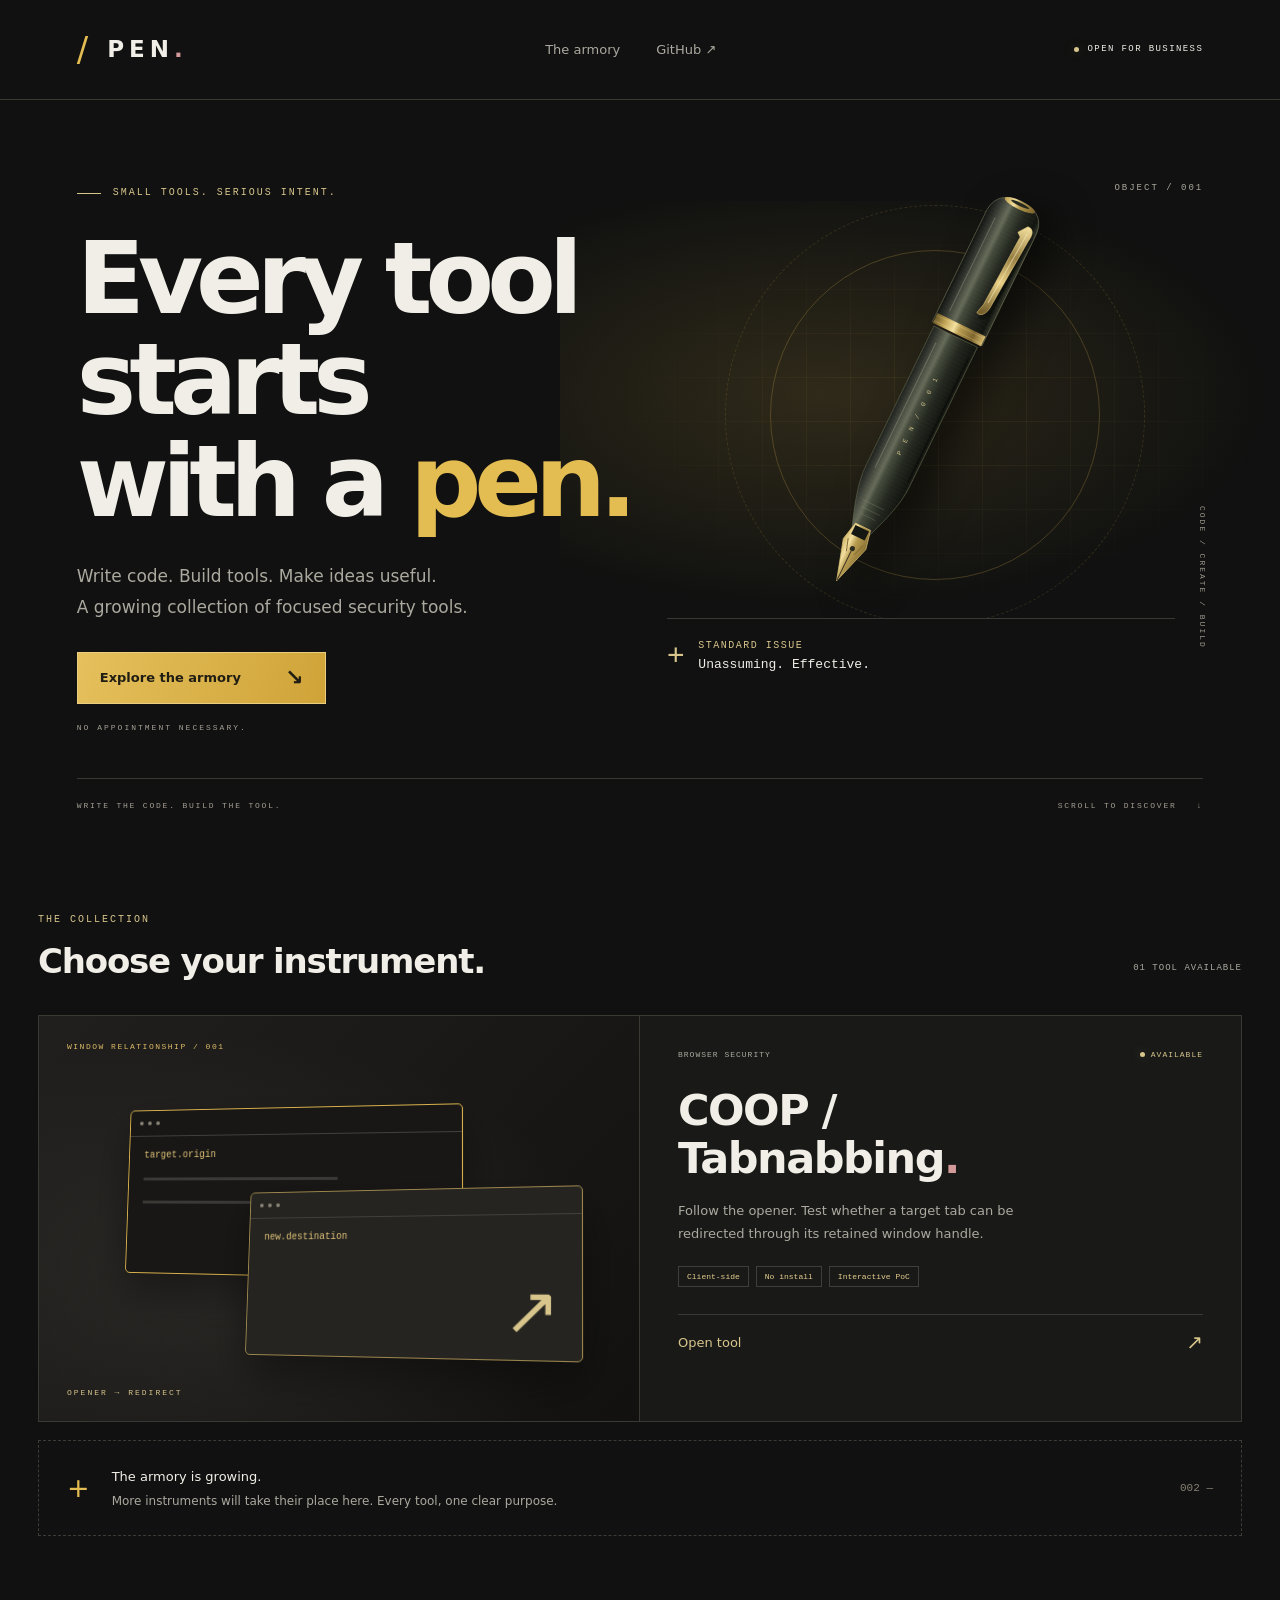
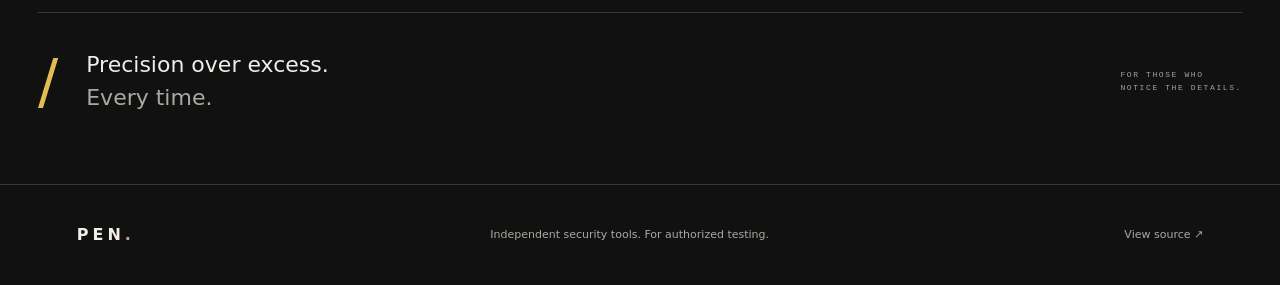
<file: index.html>
<!doctype html>
<html lang="en">
<head>
  <meta charset="utf-8">
  <meta name="viewport" content="width=device-width,initial-scale=1">
  <meta name="description" content="Pen — a growing collection of focused security tools. Open the armory and explore COOP / Tabnabbing.">
  <meta name="theme-color" content="#0f0f0e">
  <title>Pen — The digital armory</title>
  <link rel="stylesheet" href="home.css?v=caption-clear-1">
</head>
<body>
<a class="skip" href="#tools">Skip to tools</a>
<header class="masthead">
  <a class="wordmark" href="./" aria-label="Pen home"><span class="brand-icon" aria-hidden="true">/</span> PEN<span class="wordmark-dot">.</span></a>
  <nav aria-label="Main navigation"><a href="#tools">The armory</a><a href="https://github.com/sp3ttr0/pencil" target="_blank" rel="noopener noreferrer">GitHub <span aria-hidden="true">↗</span></a></nav>
  <span class="header-note"><span></span> OPEN FOR BUSINESS</span>
</header>
<main>
<section class="hero" aria-labelledby="hero-title">
  <div class="hero-copy"><p class="eyebrow"><span></span> SMALL TOOLS. SERIOUS INTENT.</p><h1 id="hero-title">Every tool starts<br>with a <em>pen.</em></h1><p class="hero-description">Write code. Build tools. Make ideas useful.<br>A growing collection of focused security tools.</p><a class="primary-link" href="#tools">Explore the armory <span aria-hidden="true">↘</span></a><p class="hero-caption">NO APPOINTMENT NECESSARY.</p></div>
  <div class="artifact" aria-hidden="true"><div class="artifact-grid"></div><div class="orbit orbit-one"></div><div class="orbit orbit-two"></div><span class="artifact-index">OBJECT / 001</span>
  <svg class="pencil-art" viewBox="0 0 420 640" fill="none"><defs>
<linearGradient id="barrel" x1="177" y1="0" x2="243" y2="0" gradientUnits="userSpaceOnUse"><stop stop-color="#10120f"/><stop offset=".16" stop-color="#343831"/><stop offset=".35" stop-color="#666b59"/><stop offset=".43" stop-color="#454b3c"/><stop offset=".65" stop-color="#23271f"/><stop offset=".9" stop-color="#12150f"/><stop offset="1" stop-color="#34382b"/></linearGradient>
<linearGradient id="gold" x1="177" y1="0" x2="243" y2="0" gradientUnits="userSpaceOnUse"><stop stop-color="#655122"/><stop offset=".22" stop-color="#c3a657"/><stop offset=".4" stop-color="#f3df9e"/><stop offset=".51" stop-color="#b89c50"/><stop offset=".78" stop-color="#7e652d"/><stop offset="1" stop-color="#d9bd70"/></linearGradient>
<linearGradient id="clip" x1="220" y1="110" x2="238" y2="220" gradientUnits="userSpaceOnUse"><stop stop-color="#f0dc9b"/><stop offset=".35" stop-color="#998044"/><stop offset=".65" stop-color="#e8cf85"/><stop offset="1" stop-color="#76602c"/></linearGradient>
<linearGradient id="tip" x1="202" y1="0" x2="218" y2="0" gradientUnits="userSpaceOnUse"><stop stop-color="#53594f"/><stop offset=".45" stop-color="#e2e3d5"/><stop offset="1" stop-color="#6d7264"/></linearGradient>
<pattern id="brushed" width="4" height="5" patternUnits="userSpaceOnUse"><path d="M0 1H4" stroke="#e2deb5" stroke-opacity=".055" stroke-width=".5"/></pattern>
</defs><g transform="rotate(26 210 320)">
<path d="M181 263H239V449C239 472 230 499 220 526H200C190 499 181 472 181 449Z" fill="url(#barrel)" stroke="#797e60" stroke-opacity=".5"/>
<path d="M181 263H239V449C239 472 230 499 220 526H200C190 499 181 472 181 449Z" fill="url(#brushed)"/>
<path d="M200 516H220L225 539L210 588L195 539Z" fill="url(#gold)" stroke="#d6bc73" stroke-width=".8"/><path d="M210 548V587" stroke="#393322" stroke-width="1.2"/><circle cx="210" cy="545" r="3" fill="#292b21"/><path d="M200 536L205 551M220 536L215 551" stroke="#7c632e" stroke-width="1"/><path d="M201 518H219V530H201Z" fill="#151812"/>
<path d="M177 113C177 94 188 83 210 83C232 83 243 94 243 113V259H177Z" fill="url(#barrel)" stroke="#8a8c6a" stroke-opacity=".55"/>
<path d="M177 113C177 94 188 83 210 83C232 83 243 94 243 113V259H177Z" fill="url(#brushed)"/>
<ellipse cx="210" cy="88" rx="20" ry="5" fill="url(#gold)"/><ellipse cx="210" cy="87" rx="12" ry="2" fill="#272a20"/>
<path d="M178 247H242V260H178Z" fill="url(#gold)"/><path d="M178 250H242M178 257H242" stroke="#fff0b9" stroke-opacity=".35" stroke-width=".6"/>
<path d="M232 109C239 108 242 114 240 124L234 213C234 224 228 231 222 228L225 216L229 124L224 120Z" fill="#000" fill-opacity=".35" transform="translate(2 3)"/>
<path d="M230 107C237 106 240 112 238 122L232 211C232 222 226 229 220 226L223 214L227 122L222 118Z" fill="url(#clip)" stroke="#e0c67d" stroke-width=".6"/>
<path d="M233 115L227 210" stroke="#fff1bf" stroke-opacity=".55" stroke-width="1.2"/>
<path d="M190 114V239M192 280V446" stroke="#d9ddbc" stroke-opacity=".24" stroke-width="1.3"/>
<path d="M235 279V444" stroke="#000" stroke-opacity=".35" stroke-width="2"/>
<text x="213" y="420" transform="rotate(-90 213 420)" fill="#c8bc88" font-family="monospace" font-size="8" letter-spacing="3.3">P E N / 0 0 1</text>
<path d="M196 487H224M198 495H222M200 503H220" stroke="#92977b" stroke-opacity=".3" stroke-width="1"/>
</g></svg>
  <div class="artifact-label"><span class="crosshair">+</span><div>STANDARD ISSUE<br><strong>Unassuming. Effective.</strong></div></div><span class="artifact-coordinates">CODE / CREATE / BUILD</span></div>
  <div class="hero-bottom"><span>WRITE THE CODE. BUILD THE TOOL.</span><span>SCROLL TO DISCOVER <span aria-hidden="true">↓</span></span></div>
</section>
<section class="armory" id="tools" aria-labelledby="tools-title"><div class="section-heading"><div><p class="eyebrow">THE COLLECTION</p><h2 id="tools-title">Choose your instrument.</h2></div><span class="count">01 TOOL AVAILABLE</span></div>
<a class="tool-card" href="./COOP/" aria-labelledby="coop-title"><div class="tool-visual" aria-hidden="true"><span class="visual-label">WINDOW RELATIONSHIP / 001</span><div class="window back"><div class="window-bar"><i></i><i></i><i></i></div><span>target.origin</span><div class="window-lines"></div></div><div class="window front"><div class="window-bar"><i></i><i></i><i></i></div><span>new.destination</span><div class="redirect-symbol">↗</div></div><span class="connection-label">OPENER → REDIRECT</span></div><div class="tool-content"><div class="tool-meta"><span>BROWSER SECURITY</span><span class="live"><i></i> AVAILABLE</span></div><h3 id="coop-title">COOP /<br>Tabnabbing<span class="title-period">.</span></h3><p>Follow the opener. Test whether a target tab can be redirected through its retained window handle.</p><div class="tool-tags"><span>Client-side</span><span>No install</span><span>Interactive PoC</span></div><div class="tool-cta">Open tool <span aria-hidden="true">↗</span></div></div></a>
<div class="next-note"><span class="plus" aria-hidden="true">+</span><div><strong>The armory is growing.</strong><p>More instruments will take their place here. Every tool, one clear purpose.</p></div><span class="next-index" aria-hidden="true">002 —</span></div></section>
<section class="closing" aria-label="Our approach"><span class="closing-mark" aria-hidden="true">/</span><p>Precision over excess.<br><span>Every time.</span></p><span class="closing-note">FOR THOSE WHO<br>NOTICE THE DETAILS.</span></section>
</main><footer><a class="wordmark" href="./">PEN<span class="wordmark-dot">.</span></a><p>Independent security tools. For authorized testing.</p><a href="https://github.com/sp3ttr0/pencil" target="_blank" rel="noopener noreferrer">View source ↗</a></footer>
</body></html>
</file>
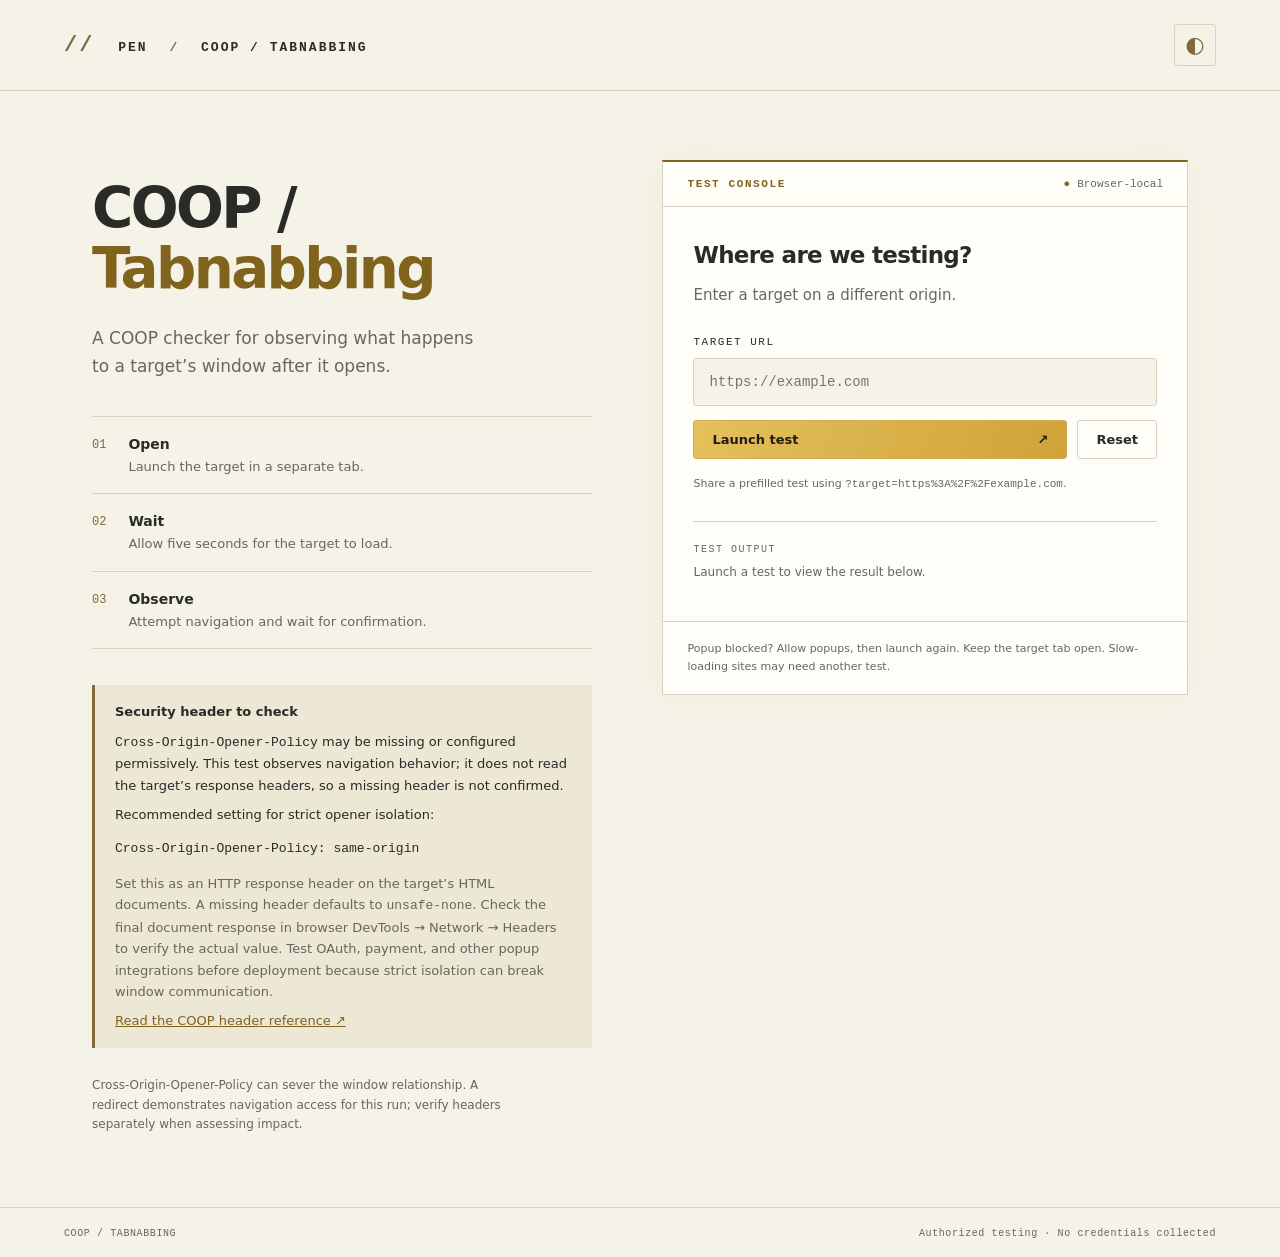
<file: COOP/index.html>
<!doctype html>
<html lang="en" data-theme="dark">
<head><meta charset="utf-8"><meta name="viewport" content="width=device-width,initial-scale=1"><title>COOP / Tabnabbing</title><link rel="stylesheet" href="style.css?v=classic-pencil-1"><script src="checker.js?v=header-guidance-1" defer></script></head>
<body>
<header><span class="brand"><a class="brand-home" href="../" aria-label="Pen home" title="Back to Pen home"><span class="brand-mark" aria-hidden="true">//</span> PEN</a> <span class="brand-divider">/</span> COOP / TABNABBING</span><button id="theme" aria-label="Toggle color theme">◐</button></header>
<main class="workspace">
<section class="overview" aria-labelledby="page-title"><h1 id="page-title">COOP /<br><span>Tabnabbing</span></h1><p class="lead">A COOP checker for observing what happens to a target’s window after it opens.</p>
<div class="sequence" aria-label="Test sequence"><div><span>01</span><p><strong>Open</strong>Launch the target in a separate tab.</p></div><div><span>02</span><p><strong>Wait</strong>Allow five seconds for the target to load.</p></div><div><span>03</span><p><strong>Observe</strong>Attempt navigation and wait for confirmation.</p></div></div>
<section class="evidence" aria-label="Security header guidance"><strong>Security header to check</strong><p><code>Cross-Origin-Opener-Policy</code> may be missing or configured permissively. This test observes navigation behavior; it does not read the target’s response headers, so a missing header is not confirmed.</p><p>Recommended setting for strict opener isolation:</p><pre style="white-space:pre-wrap;overflow-wrap:anywhere"><code>Cross-Origin-Opener-Policy: same-origin</code></pre><p class="muted">Set this as an HTTP response header on the target’s HTML documents. A missing header defaults to <code>unsafe-none</code>. Check the final document response in browser DevTools → Network → Headers to verify the actual value. Test OAuth, payment, and other popup integrations before deployment because strict isolation can break window communication.</p><a href="https://developer.mozilla.org/en-US/docs/Web/HTTP/Reference/Headers/Cross-Origin-Opener-Policy" target="_blank" rel="noopener noreferrer">Read the COOP header reference ↗</a></section><p class="scope">Cross-Origin-Opener-Policy can sever the window relationship. A redirect demonstrates navigation access for this run; verify headers separately when assessing impact.</p></section>
<section class="console" aria-labelledby="console-title"><div class="console-heading"><span class="badge">TEST CONSOLE</span><span class="local-indicator">Browser-local</span></div><div class="card"><h2 id="console-title">Where are we testing?</h2><p class="muted">Enter a target on a different origin.</p><form id="test"><label for="target">TARGET URL</label><input id="target" type="url" placeholder="https://example.com" required autocomplete="url"><div class="actions"><button id="launch" class="primary" type="submit">Launch test <span aria-hidden="true">↗</span></button><button id="reset" type="button">Reset</button></div><p class="hint">Share a prefilled test using <code>?target=https%3A%2F%2Fexample.com</code>.</p></form><div class="result-heading">TEST OUTPUT</div><p class="idle">Launch a test to view the result below.</p><div id="status" role="status" aria-live="polite" hidden><strong id="status-title"></strong><p id="status-detail"></p></div></div><p class="note">Popup blocked? Allow popups, then launch again. Keep the target tab open. Slow-loading sites may need another test.</p></section>
</main><footer><span>COOP / TABNABBING</span><span>Authorized testing · No credentials collected</span></footer>
</body></html>
</file>
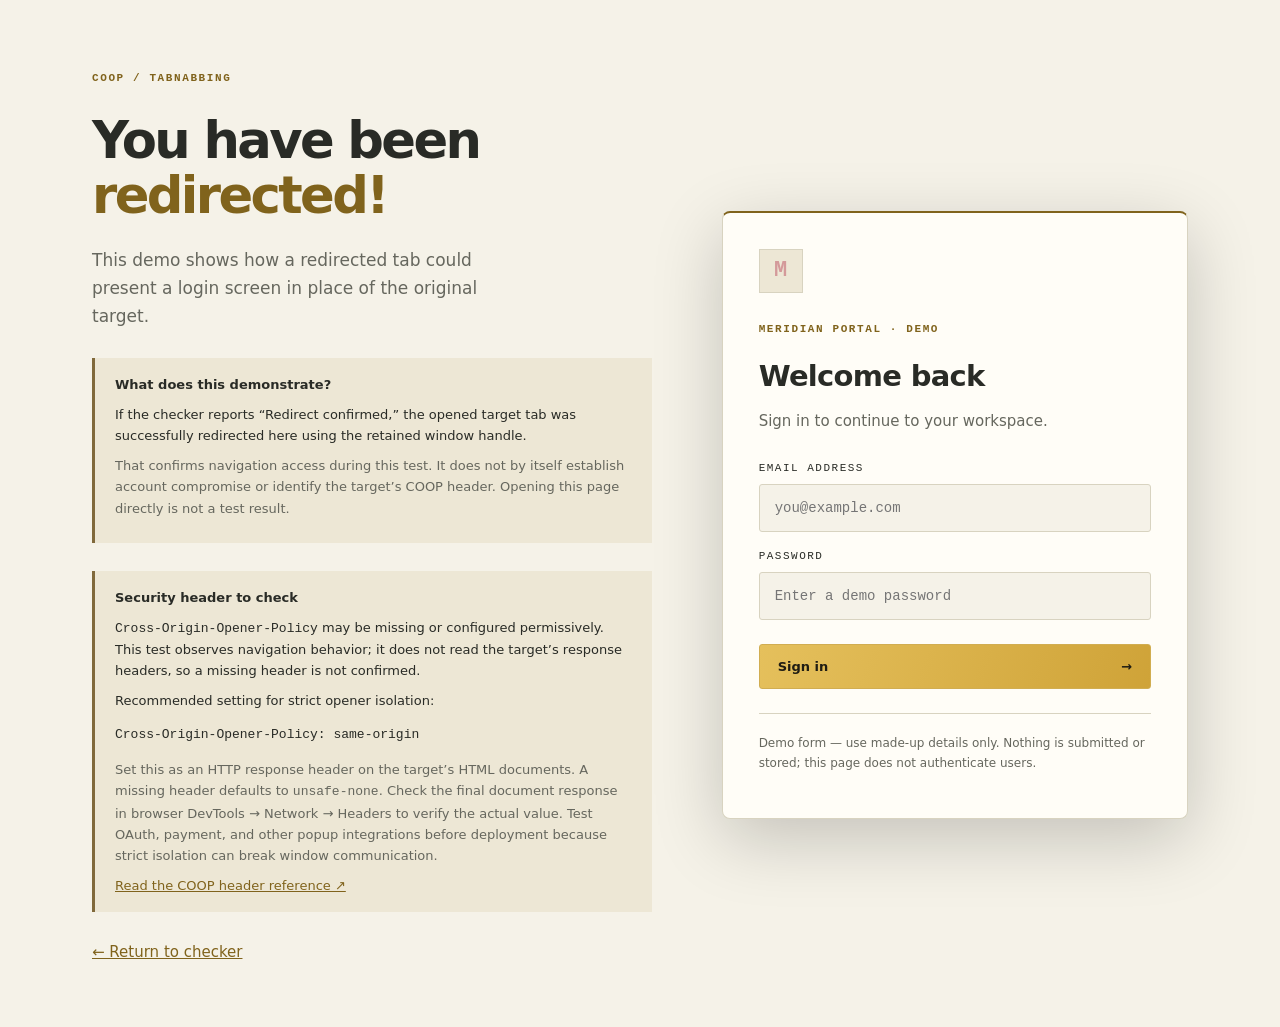
<file: COOP/login.html>
<!doctype html>
<html lang="en" data-theme="dark">
<head><meta charset="utf-8"><meta name="viewport" content="width=device-width,initial-scale=1"><title>COOP / Tabnabbing · Demo login</title><link rel="stylesheet" href="style.css?v=classic-pencil-1"><script src="landing.js" defer></script></head>
<body>
<main class="landing-layout"><section class="redirect-note"><span class="badge">COOP / TABNABBING</span><h1 class="redirect-announcement">You have been<br><span>redirected!</span></h1><p class="lead">This demo shows how a redirected tab could present a login screen in place of the original target.</p><aside class="evidence"><strong>What does this demonstrate?</strong><p>If the checker reports “Redirect confirmed,” the opened target tab was successfully redirected here using the retained window handle.</p><p class="muted">That confirms navigation access during this test. It does not by itself establish account compromise or identify the target’s COOP header. Opening this page directly is not a test result.</p></aside><section class="evidence" aria-label="Security header guidance"><strong>Security header to check</strong><p><code>Cross-Origin-Opener-Policy</code> may be missing or configured permissively. This test observes navigation behavior; it does not read the target’s response headers, so a missing header is not confirmed.</p><p>Recommended setting for strict opener isolation:</p><pre style="white-space:pre-wrap;overflow-wrap:anywhere"><code>Cross-Origin-Opener-Policy: same-origin</code></pre><p class="muted">Set this as an HTTP response header on the target’s HTML documents. A missing header defaults to <code>unsafe-none</code>. Check the final document response in browser DevTools → Network → Headers to verify the actual value. Test OAuth, payment, and other popup integrations before deployment because strict isolation can break window communication.</p><a href="https://developer.mozilla.org/en-US/docs/Web/HTTP/Reference/Headers/Cross-Origin-Opener-Policy" target="_blank" rel="noopener noreferrer">Read the COOP header reference ↗</a></section><a href="./">← Return to checker</a></section>
<section class="demo-login" aria-labelledby="login-title"><div class="login-emblem" aria-hidden="true">M</div><span class="badge">MERIDIAN PORTAL · DEMO</span><h2 id="login-title">Welcome back</h2><p class="muted">Sign in to continue to your workspace.</p>
<form id="demo-login" action="./login.html" method="get" onsubmit="return false" autocomplete="off"><label for="demo-email">EMAIL ADDRESS</label><input id="demo-email" type="email" placeholder="you@example.com" autocomplete="off"><label for="demo-password">PASSWORD</label><input id="demo-password" type="password" placeholder="Enter a demo password" autocomplete="new-password"><button class="primary" type="submit">Sign in <span aria-hidden="true">→</span></button><p id="demo-feedback" role="status" aria-live="polite" hidden></p></form>
<p class="demo-disclosure">Demo form — use made-up details only. Nothing is submitted or stored; this page does not authenticate users.</p></section></main></body></html>
</file>
<file: home.css>
:root{color-scheme:dark;--bg:#0f0f0e;--surface:#191816;--line:#373430;--text:#f0ede3;--muted:#b4afa6;--blue:#debc66;--cyan:#e3c882}*{box-sizing:border-box}html{scroll-behavior:smooth;scroll-padding-top:30px}body{margin:0;background:var(--bg);color:var(--text);font:15px/1.65 system-ui,-apple-system,BlinkMacSystemFont,"Segoe UI",sans-serif}a{color:inherit;text-decoration:none}button,a{-webkit-tap-highlight-color:transparent}a:focus-visible{outline:2px solid var(--cyan);outline-offset:6px}.skip{position:absolute;top:-80px;left:20px;background:var(--blue);padding:12px 20px;z-index:9}.skip:focus{top:10px}.masthead{height:100px;max-width:1440px;margin:auto;padding:0 6%;display:flex;align-items:center;justify-content:space-between;gap:30px;border-bottom:1px solid var(--line)}.wordmark{font-size:23px;font-weight:850;letter-spacing:5px;display:inline-flex;align-items:center}.wordmark-dot{color:var(--blue)}.brand-icon{font-size:34px;color:var(--cyan);margin-right:14px;font-weight:300}nav{display:flex;gap:36px;font-size:13px}nav a,footer>a:last-child{color:var(--muted)}nav a:hover,footer>a:last-child:hover{color:var(--cyan)}.header-note,.eyebrow,.hero-caption,.artifact-index,.artifact-coordinates,.artifact-label,.hero-bottom,.count,.visual-label,.connection-label,.tool-meta,.tool-tags,.next-index,.closing-note{font-family:ui-monospace,SFMono-Regular,Consolas,monospace}.header-note{font-size:9px;letter-spacing:1.4px;display:flex;align-items:center;gap:9px}.header-note>span,.live i{width:5px;height:5px;background:var(--cyan);border-radius:50%;display:inline-block;box-shadow:0 0 12px #e9d29940}.hero{max-width:1440px;margin:auto;min-height:740px;position:relative;display:grid;grid-template-columns:1.1fr 1fr;padding:85px 6% 92px;overflow:hidden}.hero-copy{position:relative;z-index:1}.eyebrow{font-size:10px;letter-spacing:2px;color:var(--cyan);display:flex;align-items:center;gap:12px;margin:0 0 26px}.eyebrow>span{width:24px;height:1px;background:var(--cyan)}h1{font-size:clamp(62px,7.8vw,112px);font-weight:650;line-height:1.02;letter-spacing:-7px;margin:0 0 28px}h1 em{font-style:normal;color:var(--blue)}.hero-description{font-size:17px;line-height:1.8;color:var(--muted);margin-bottom:30px}.primary-link{display:inline-flex;align-items:center;gap:44px;background:var(--blue);color:#fff;padding:14px 22px;font-size:13px;font-weight:650;border:1px solid #e1c479;transition:background .2s,box-shadow .2s}.primary-link:hover{background:#d8b04b;box-shadow:0 0 28px #debc6624}.primary-link span{font-size:22px;line-height:1}.hero-caption{font-size:8px;letter-spacing:2px;color:#a5a095;margin-top:17px}.artifact{position:relative;min-width:0;height:535px;margin-top:-38px}.artifact-grid{position:absolute;inset:10% -15%;background-image:linear-gradient(#d8b04b12 1px,transparent 1px),linear-gradient(90deg,#d8b04b12 1px,transparent 1px);background-size:44px 44px;mask-image:radial-gradient(ellipse,#000 15%,transparent 68%)}.artifact:before{content:'';position:absolute;inset:10% -20%;background:radial-gradient(ellipse,#d8b04b28,transparent 65%)}.pencil-art{position:absolute;inset:-40px -10% -20px;width:120%;height:115%;filter:drop-shadow(18px 12px 18px #0008)}.orbit{position:absolute;width:330px;height:330px;border:1px solid #d8b04b40;border-radius:50%;left:50%;top:50%;transform:translate(-50%,-50%)}.orbit-two{width:420px;height:420px;border-style:dashed;border-color:#d8b04b28}.artifact-index{position:absolute;top:34px;right:0;font-size:9px;letter-spacing:2px;color:var(--muted)}.artifact-label{position:absolute;bottom:28px;left:0;display:flex;align-items:center;gap:12px;font-size:8px;letter-spacing:1.5px;color:var(--cyan)}.artifact-label strong{font-weight:400;color:var(--muted);letter-spacing:0;font-size:11px}.crosshair{font-size:30px;font-weight:200}.artifact-coordinates{position:absolute;bottom:33px;right:-6px;writing-mode:vertical-rl;font-size:8px;color:#9d988d;letter-spacing:2px}.hero-bottom{position:absolute;bottom:28px;left:6%;right:6%;border-top:1px solid var(--line);padding-top:20px;display:flex;justify-content:space-between;font-size:8px;letter-spacing:1.8px;color:#a49f94}.hero-bottom>span:last-child{display:flex;gap:20px}.armory{max-width:1268px;padding:72px 32px 76px;margin:auto}.section-heading{display:flex;align-items:flex-end;justify-content:space-between;gap:20px;margin-bottom:34px}.section-heading .eyebrow{margin-bottom:12px}h2{font-size:34px;letter-spacing:-1.2px;font-weight:550;margin:0;line-height:1.2}.count{font-size:9px;letter-spacing:1px;color:var(--muted);padding-bottom:5px}.tool-card{display:grid;grid-template-columns:1fr 1fr;border:1px solid var(--line);background:var(--surface);transition:border-color .25s,transform .25s}.tool-card:hover{border-color:#dab556;transform:translateY(-3px)}.tool-visual{min-height:405px;position:relative;overflow:hidden;border-right:1px solid var(--line);background:radial-gradient(ellipse at 40% 60%,#47443f55,transparent 70%),linear-gradient(135deg,#201f1d,#121110)}.visual-label{position:absolute;left:28px;top:24px;font-size:8px;letter-spacing:1.5px;color:#ddbc66}.window{position:absolute;width:57%;height:170px;background:#181716;border:1px solid #d8b04b;box-shadow:0 20px 45px #0006;transform:perspective(800px) rotateY(-12deg) rotateX(5deg);border-radius:5px}.back{left:13%;top:90px}.front{left:33%;top:172px;border-color:#d8b04b;background:#252421}.window-bar{height:27px;border-bottom:1px solid #42403b;display:flex;gap:5px;align-items:center;padding-left:10px}.window-bar i{width:4px;height:4px;background:#8a8375;border-radius:50%}.window>span{display:block;padding:14px 16px;font:10px ui-monospace,monospace;color:#e1c478}.window-lines{margin:4px 16px;width:60%;height:27px;border-top:3px solid #3b3935;border-bottom:3px solid #3b3935}.redirect-symbol{position:absolute;right:20px;bottom:5px;color:var(--cyan);font-size:65px;line-height:1.3}.connection-label{position:absolute;bottom:22px;left:28px;color:var(--cyan);letter-spacing:2px;font-size:8px}.tool-content{padding:32px 38px 25px}.tool-meta{display:flex;justify-content:space-between;gap:15px;font-size:8px;letter-spacing:1px;color:var(--muted)}.live{display:flex;align-items:center;gap:6px;color:var(--cyan)}h3{font-size:43px;line-height:1.1;letter-spacing:-1.5px;font-weight:550;margin:26px 0 17px}.title-period{color:var(--blue)}.tool-content>p{max-width:340px;color:var(--muted);font-size:13px;line-height:1.8}.tool-tags{display:flex;gap:7px;flex-wrap:wrap;margin:20px 0 27px}.tool-tags span{border:1px solid #403e39;padding:3px 8px;font-size:8px;color:#e7ce8f}.tool-cta{border-top:1px solid var(--line);padding-top:17px;display:flex;justify-content:space-between;color:var(--cyan);font-size:13px}.tool-cta>span{font-size:20px;line-height:1}.next-note{border:1px dashed #3d3b36;margin-top:18px;padding:23px 28px;display:flex;gap:22px;align-items:center}.plus{color:var(--blue);font-size:27px;font-weight:200}.next-note strong{font-size:13px;font-weight:500}.next-note p{margin:3px 0 0;color:var(--muted);font-size:12px}.next-index{margin-left:auto;font-size:11px;color:#878073;white-space:nowrap}.closing{max-width:1204px;margin:0 auto 70px;display:flex;align-items:center;gap:28px;border-top:1px solid var(--line);padding:35px 0 0}.closing-mark{font-size:60px;color:var(--blue);font-weight:200;line-height:1}.closing p{font-size:22px;line-height:1.5;font-weight:450;margin:0}.closing p span{color:var(--muted)}.closing-note{margin-left:auto;font-size:8px;letter-spacing:1.6px;color:#a8a298}footer{padding:30px 6%;border-top:1px solid var(--line);display:flex;align-items:center;justify-content:space-between;gap:25px}footer .wordmark{font-size:16px;letter-spacing:4px}footer p,footer>a:last-child{font-size:11px;color:var(--muted)}
@media(min-width:1440px){.hero{min-height:790px}.artifact{height:575px}}
@media(max-width:1000px){.header-note{display:none}.hero{min-height:680px;padding-top:75px}h1{letter-spacing:-4px}.artifact{height:480px}.orbit-one{width:250px;height:250px}.orbit-two{width:340px;height:340px}.tool-content{padding:28px}.closing{margin-left:32px;margin-right:32px}.tool-meta{flex-wrap:wrap}}
@media(max-width:700px){.masthead{height:80px;padding:0 22px}nav{gap:20px;font-size:12px}.wordmark{font-size:19px;letter-spacing:3px}.brand-icon{margin-right:8px}.hero{grid-template-columns:1fr;padding:55px 24px 76px;min-height:0}.hero-copy{z-index:2}h1{font-size:74px;letter-spacing:-4px}.hero-description{font-size:15px}.artifact{height:330px;margin:20px 0 -5px}.pencil-art{height:130%;top:-50px}.orbit-one{width:220px;height:220px}.orbit-two{width:290px;height:290px}.artifact-index{top:12px;right:8px}.artifact-label{bottom:0}.artifact-coordinates{bottom:25px;right:3px}.hero-bottom{left:24px;right:24px;font-size:7px;letter-spacing:1px}.hero-bottom>span:last-child{gap:8px}.armory{padding:48px 22px}.section-heading{align-items:start;flex-direction:column;gap:16px}h2{font-size:29px}.tool-card{grid-template-columns:1fr}.tool-visual{border-right:0;border-bottom:1px solid var(--line);min-height:330px}.back{top:65px;height:150px}.front{top:125px;height:150px}.tool-content{padding:26px}.tool-meta{flex-wrap:nowrap}h3{font-size:40px}.next-note{padding:20px;gap:14px}.next-index{display:none}.closing{margin:0 22px 44px;gap:20px}.closing-note{font-size:7px;letter-spacing:.5px}.closing p{font-size:19px}footer{padding:25px 22px;flex-wrap:wrap;gap:14px}footer p{order:3;flex-basis:100%;margin:0}footer>a:last-child{margin-left:auto}}
@media(prefers-reduced-motion:reduce){html{scroll-behavior:auto}.tool-card,.primary-link{transition:none}.tool-card:hover{transform:none}}

/* Pencil palette: muted purple accents on dark plum surfaces. */
.wordmark-dot,.title-period{color:#e3c882}.primary-link{background:linear-gradient(110deg,#d8b04b,#d8b04b);border-color:#dab659}.primary-link:hover{background:linear-gradient(110deg,#d8b14d,#d8b04b)}.tool-visual{background:radial-gradient(ellipse at 30% 65%,#4c494350,transparent 65%),linear-gradient(135deg,#201f1d,#121110)}.front{border-color:#d8b04b}.artifact:before{background:radial-gradient(ellipse at 35% 45%,#d8b04b28,transparent 65%)}

/* Classic yellow pencil, graphite, brushed metal, eraser pink. */
:root{--bg:#101110;--surface:#191a18;--line:#383a33;--text:#f0eee7;--muted:#aba99f;--blue:#e3bc52;--cyan:#d7c58c}
.primary-link{background:linear-gradient(110deg,#e5c05c,#cfa338);border-color:#ebcd80;color:#201d13}.primary-link:hover{background:#edce79}.wordmark-dot,.title-period{color:#d49a9a}.front{border-color:#9d864c}.brand-icon{color:#e3bc52}

/* Reserve a separate caption strip below the illustration. */
.artifact .pencil-art{top:-35px;bottom:auto;height:100%}
.artifact-label{bottom:0;left:0;right:28px;padding:14px 0 0;border-top:1px solid var(--line);background:var(--bg);z-index:1;font-size:10px}
.artifact-label strong{font-size:13px;color:var(--text);line-height:1.7}
@media(max-width:700px){.artifact .pencil-art{top:-42px;height:105%}.artifact-label{bottom:-12px;font-size:9px}.artifact-label strong{font-size:12px}.artifact-coordinates{bottom:70px}}
</file>
<file: COOP/style.css>
*{box-sizing:border-box}
:root{color-scheme:dark;--bg:#0c0c0b;--panel:#151413;--text:#f0ede3;--muted:#b4afa6;--border:#35332f;--accent:#d8b04b;--tint:#21201e;--button-text:#fff;--cyan:#e3c882}
[data-theme="light"]{color-scheme:light;--bg:#f0ede3;--panel:#f0ede3;--text:#262522;--muted:#746e62;--border:#f0ede3;--accent:#d8b04b;--tint:#f0ede3;--button-text:#fff;--cyan:#d8b04b}
body{margin:0;background:var(--bg);color:var(--text);font:15px/1.65 system-ui,sans-serif;min-height:100vh;display:flex;flex-direction:column}
header{padding:24px 5%;border-bottom:1px solid var(--border);display:flex;align-items:center;justify-content:space-between;gap:20px}.brand{font:700 13px ui-monospace,monospace;letter-spacing:2px}.brand-mark{color:var(--accent);font-size:22px;margin-right:14px}.brand-divider{color:var(--muted);margin:0 12px}
main{width:min(1160px,100%);margin:64px auto;padding:0 32px}.workspace{display:grid;grid-template-columns:1fr 1.05fr;gap:70px;align-items:start}.badge{font:600 11px ui-monospace,monospace;letter-spacing:1.6px;color:var(--accent)}h1{font-size:clamp(38px,4.4vw,62px);line-height:1.07;letter-spacing:-2.6px;font-weight:600;margin:24px 0}h1 span{color:var(--accent)}.lead{font-size:17px;color:var(--muted);max-width:400px}.sequence{margin:36px 0;border-top:1px solid var(--border)}.sequence>div{display:flex;gap:22px;padding:16px 0;border-bottom:1px solid var(--border)}.sequence>div>span{font:12px ui-monospace,monospace;color:var(--accent);padding-top:5px}.sequence p{margin:0;color:var(--muted);font-size:13px}.sequence strong{display:block;color:var(--text);font-size:14px;font-weight:600}.scope{font-size:12px;color:var(--muted);max-width:420px}.console{margin-top:5px;border:1px solid var(--border);background:var(--panel)}.console-heading{padding:16px 24px;border-bottom:1px solid var(--border);display:flex;justify-content:space-between;gap:16px}.local-indicator{color:var(--muted);font:11px ui-monospace,monospace}.local-indicator:before{content:'●';color:var(--accent);margin-right:7px}.card{padding:30px}h2{font-size:23px;letter-spacing:-.7px;margin:0 0 6px;font-weight:600}p{margin:8px 0}.muted,.hint,.note{color:var(--muted)}form{margin-top:28px}label{display:block;font:11px ui-monospace,monospace;letter-spacing:1.5px;margin-bottom:10px}input{width:100%;background:var(--bg);color:var(--text);border:1px solid var(--border);border-radius:3px;padding:15px;font:14px ui-monospace,monospace;min-width:0}.actions{display:flex;gap:10px;margin-top:14px}button{border:1px solid var(--border);background:transparent;color:var(--text);padding:11px 18px;border-radius:3px;font:600 13px system-ui;cursor:pointer}button:hover{background:var(--tint)}button:disabled{opacity:.55;cursor:wait}.primary{flex:1;background:var(--accent);color:var(--button-text);border-color:var(--accent);display:flex;justify-content:space-between}.primary:hover{filter:brightness(.92);background:var(--accent)}.hint{font-size:11px;margin:16px 0 28px;overflow-wrap:anywhere}.result-heading{border-top:1px solid var(--border);padding-top:22px;font:10px ui-monospace,monospace;letter-spacing:1.5px;color:var(--muted)}.idle{font-size:12px;color:var(--muted)}#status{margin-top:16px;padding:16px;background:var(--tint);border-left:3px solid var(--accent);font-size:13px;overflow-wrap:anywhere}#status[data-kind="confirmed"]{border-color:#53c99a}#status[data-kind="warn"]{border-color:#e0ae58}.note{font-size:11px;padding:18px 24px;margin:0;border-top:1px solid var(--border)}footer{margin-top:auto;border-top:1px solid var(--border);padding:20px 5%;display:flex;justify-content:space-between;gap:16px;color:var(--muted);font:10px ui-monospace,monospace;letter-spacing:.6px}a{color:var(--accent)}:focus-visible{outline:3px solid var(--accent);outline-offset:3px}
/* The confirmation page shares the palette without the console layout. */
.intro{max-width:650px}.intro h1{font-size:46px}.intro p{color:var(--muted)}main:not(.workspace) .card{border:1px solid var(--border);background:var(--panel);margin-top:32px}
@media(max-width:850px){.workspace{grid-template-columns:1fr;gap:30px;max-width:650px}main{margin:36px auto;padding:0 22px}.lead,.scope{max-width:none}.sequence{margin:26px 0}.console{margin:0}h1{font-size:46px}}
@media(max-width:480px){header{padding:18px}.brand{font-size:11px;letter-spacing:1px}.brand-mark{margin-right:6px}.brand-divider{margin:0 6px}h1{font-size:39px;letter-spacing:-1.5px}.card{padding:22px}.console-heading{padding:16px 22px}footer{flex-direction:column;gap:8px}.intro h1{font-size:36px}}

/* Neon accents against an ink-black city-night palette. */
.brand-mark,.sequence>div>span{color:var(--cyan)}
.console{box-shadow:0 0 35px #d8b04b12;border-top:2px solid var(--accent)}
.local-indicator:before{color:var(--cyan)}
#theme{font-size:22px;line-height:1;width:42px;height:42px;padding:0;display:grid;place-items:center;color:var(--cyan)}
input:focus-visible{outline-color:var(--cyan)}

@media(max-width:480px){.brand{font-size:10px;letter-spacing:.4px}.brand-divider{margin:0 4px}}

.landing-layout{display:grid;grid-template-columns:1.2fr 1fr;gap:70px;align-items:center}
.redirect-note h1{font-size:clamp(34px,4vw,52px)}
.evidence{border-left:3px solid var(--cyan);padding:16px 20px;background:var(--tint);font-size:13px;margin:28px 0}
.demo-login{background:var(--panel);border:1px solid var(--border);border-top:2px solid var(--accent);padding:36px;border-radius:8px;box-shadow:0 20px 70px #0003}
.login-emblem{width:44px;height:44px;background:var(--tint);border:1px solid var(--border);display:grid;place-items:center;color:var(--cyan);font:700 22px ui-monospace,monospace;margin-bottom:22px}
.demo-login h2{font-size:29px;margin-top:14px}.demo-login label{margin-top:18px}.demo-login .primary{width:100%;margin-top:24px;padding:14px 18px}.demo-disclosure{font-size:12px;color:var(--muted);border-top:1px solid var(--border);padding-top:20px;margin-top:24px}#demo-feedback{font-size:13px;color:var(--cyan);margin-top:18px}
@media(max-width:850px){.landing-layout{grid-template-columns:1fr;gap:28px;max-width:650px}.demo-login{padding:26px}}

/* Shared Pencil direction: dark plum surfaces with muted purple accents. */
.primary{background:linear-gradient(110deg,#d8b04b,#d8b04b);border-color:#d8b04b}.primary:hover{background:linear-gradient(110deg,#d8b250,#d8b04b)}[data-theme="light"] .primary{background:linear-gradient(110deg,#d8b04b,#d8b04b)}

.brand-home{color:var(--text);text-decoration:none;display:inline-block}.brand-home:hover{color:var(--cyan)}

:root{--bg:#101110;--panel:#191a18;--text:#f0eee7;--muted:#aba99f;--border:#383a33;--accent:#e3bc52;--tint:#25261f;--button-text:#201d13;--cyan:#d7c58c}
[data-theme="light"]{--bg:#f5f2e8;--panel:#fffdf7;--text:#292b26;--muted:#66675e;--border:#d8d3c0;--accent:#80631c;--tint:#ede7d5;--cyan:#80693b;--button-text:#201d13}
.primary,.primary:hover,[data-theme="light"] .primary{background:linear-gradient(110deg,#e5c05c,#cfa338);border-color:#d1ad51;color:#201d13}.login-emblem{color:#d49a9a}
</file>
